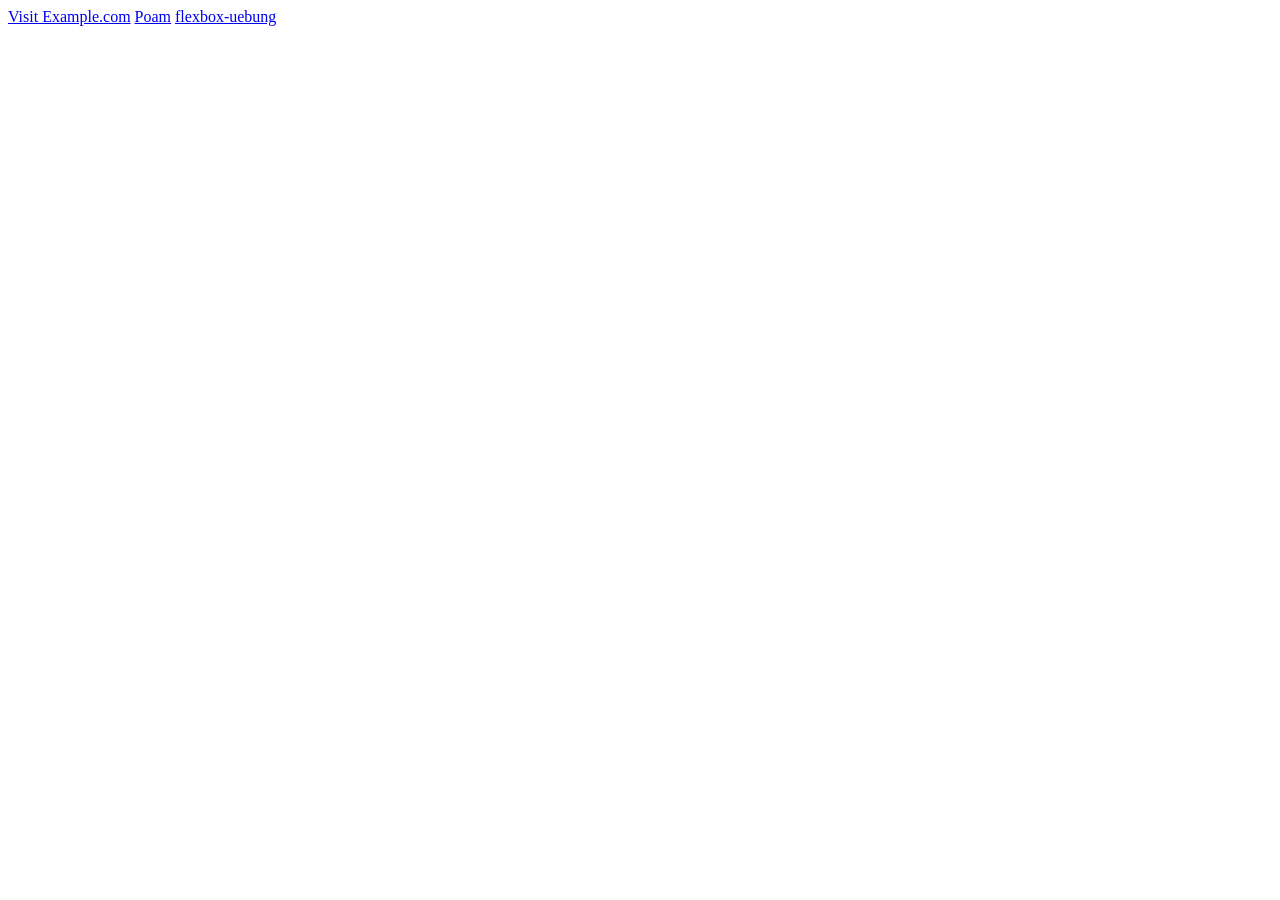
<file: index.html>
<!DOCTYPE html>
<html lang="en">
<head>
    <meta charset="UTF-8">
    <meta name="viewport" content="width=device-width, initial-scale=1.0">
    <title>Document</title>
</head>
<body>
    <a href="wort-jp/wort.html">Visit Example.com</a>
    <a href="poam/index.html">Poam</a>
    <a href="25-09-26/flexbox-uebung/index.html">flexbox-uebung</a>
</body>
</html>
</file>
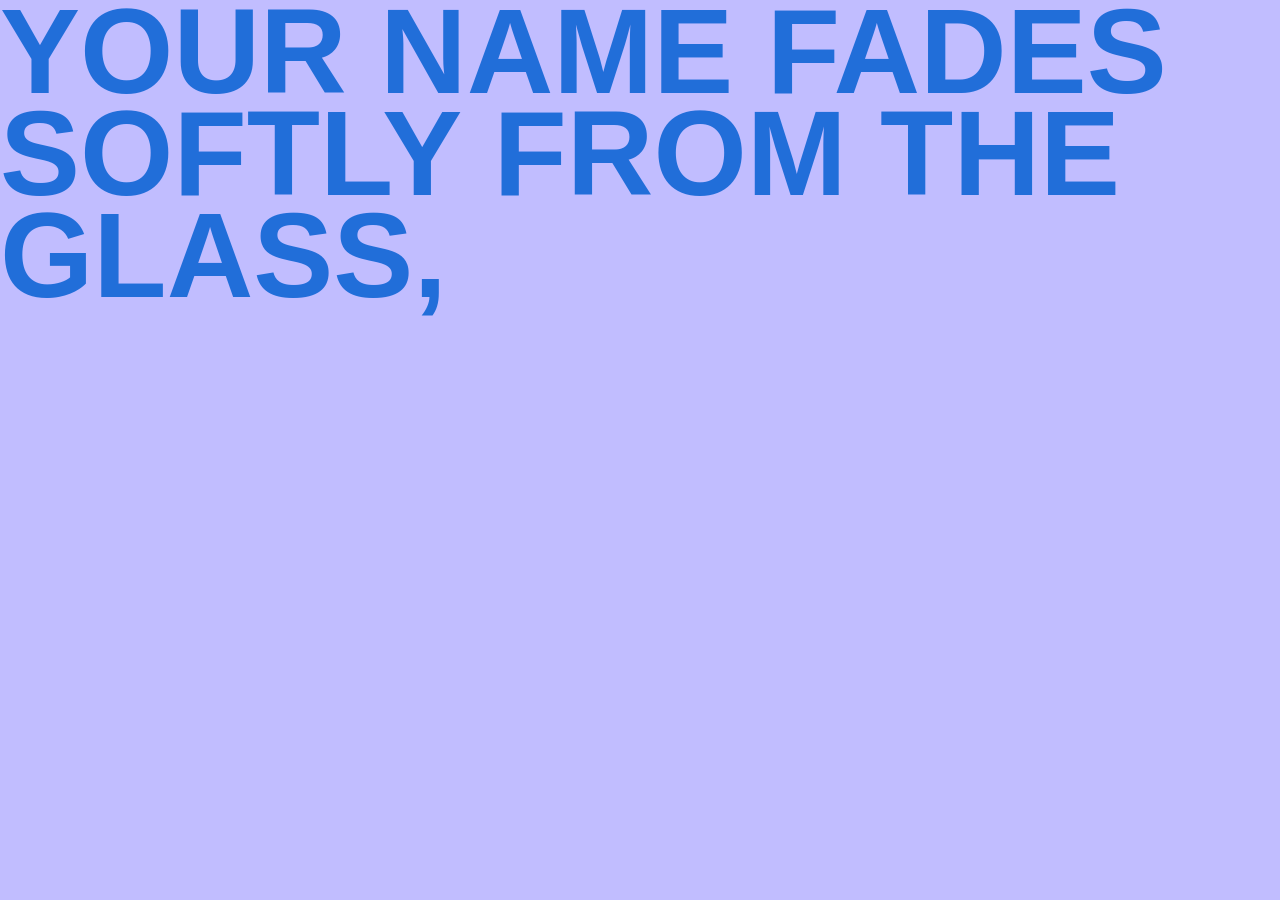
<file: poam/index.html>
<!DOCTYPE html>
<html lang="en">
<head>
    <meta charset="UTF-8">
    <meta name="viewport" content="width=device-width, initial-scale=1.0">
    <title>Document</title>
    <link rel="stylesheet" href="style.css">
</head>
<body>
     
    <section>
        <div class="Your">
            Your name fades softly from the glass,
        </div>
        <div class="Like">
            Like shadows watching summers pass.
        </div>
    </section>
</body>
</html>
</file>
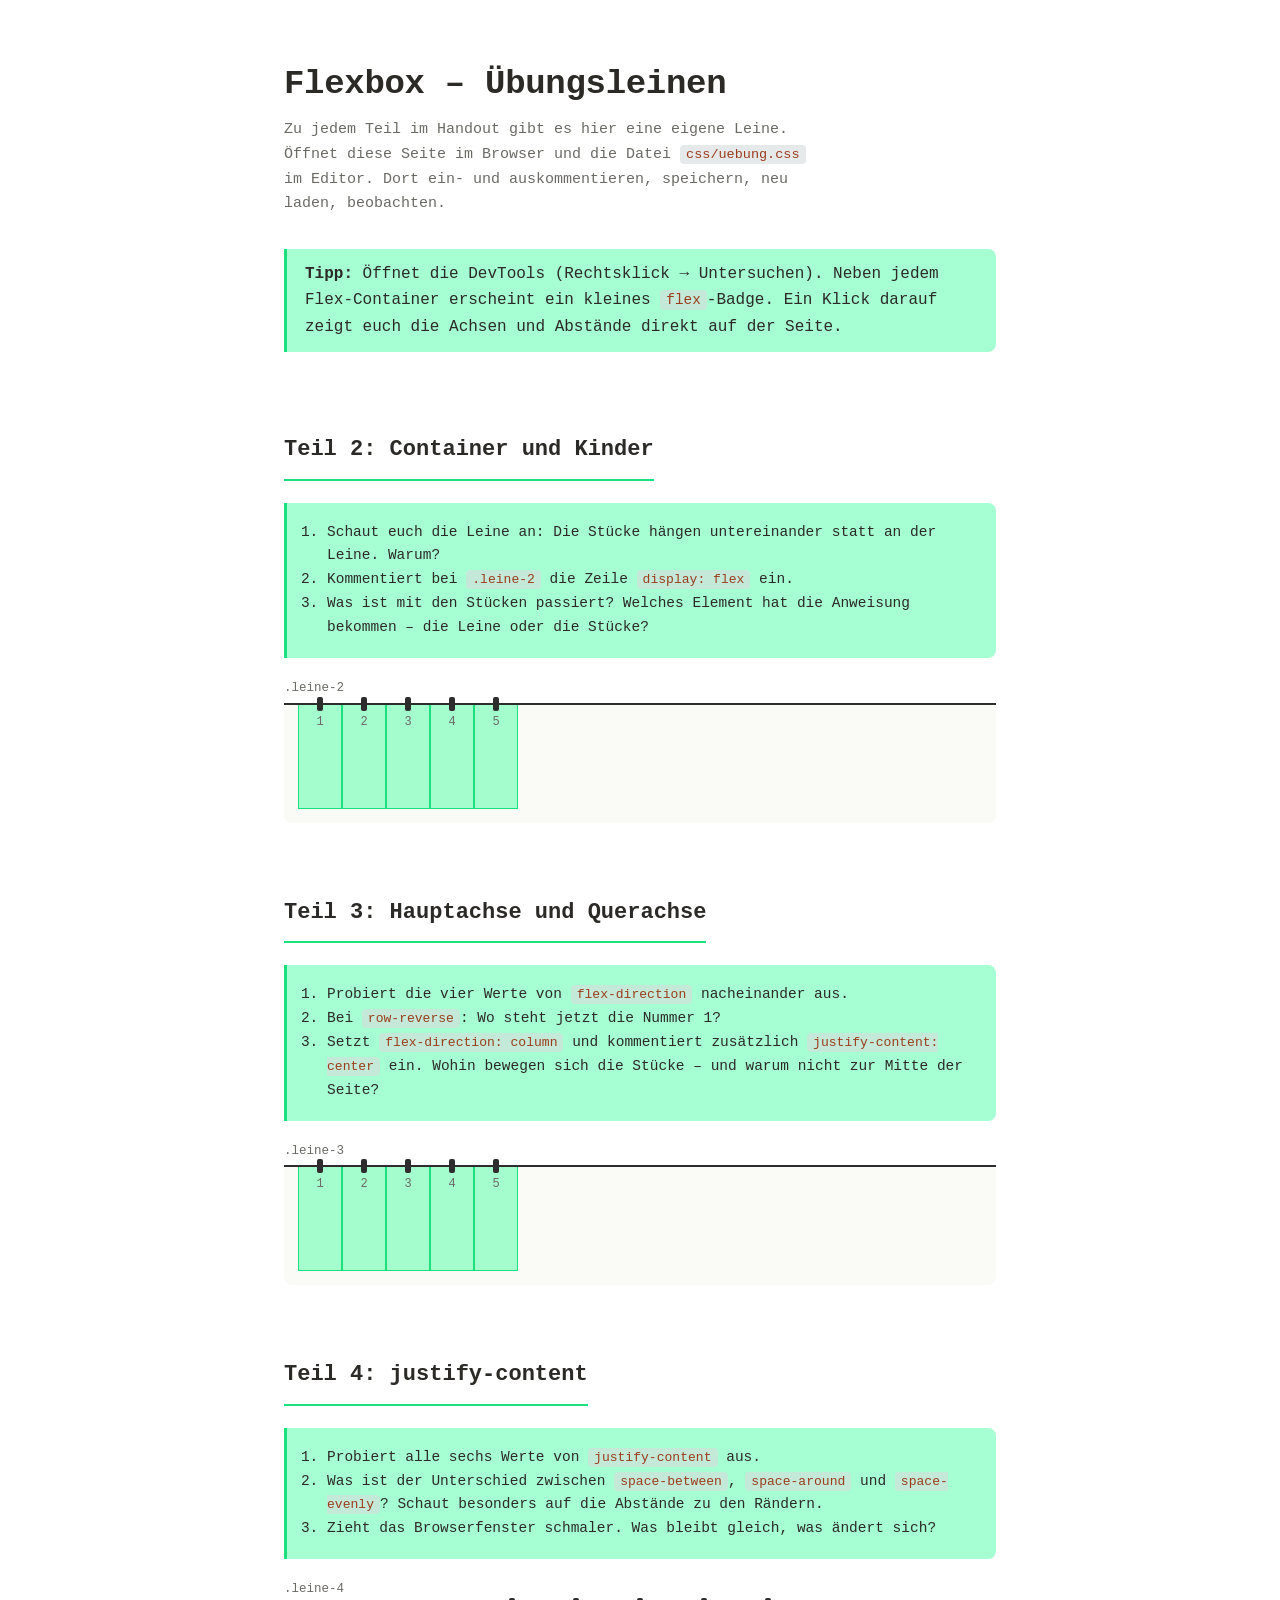
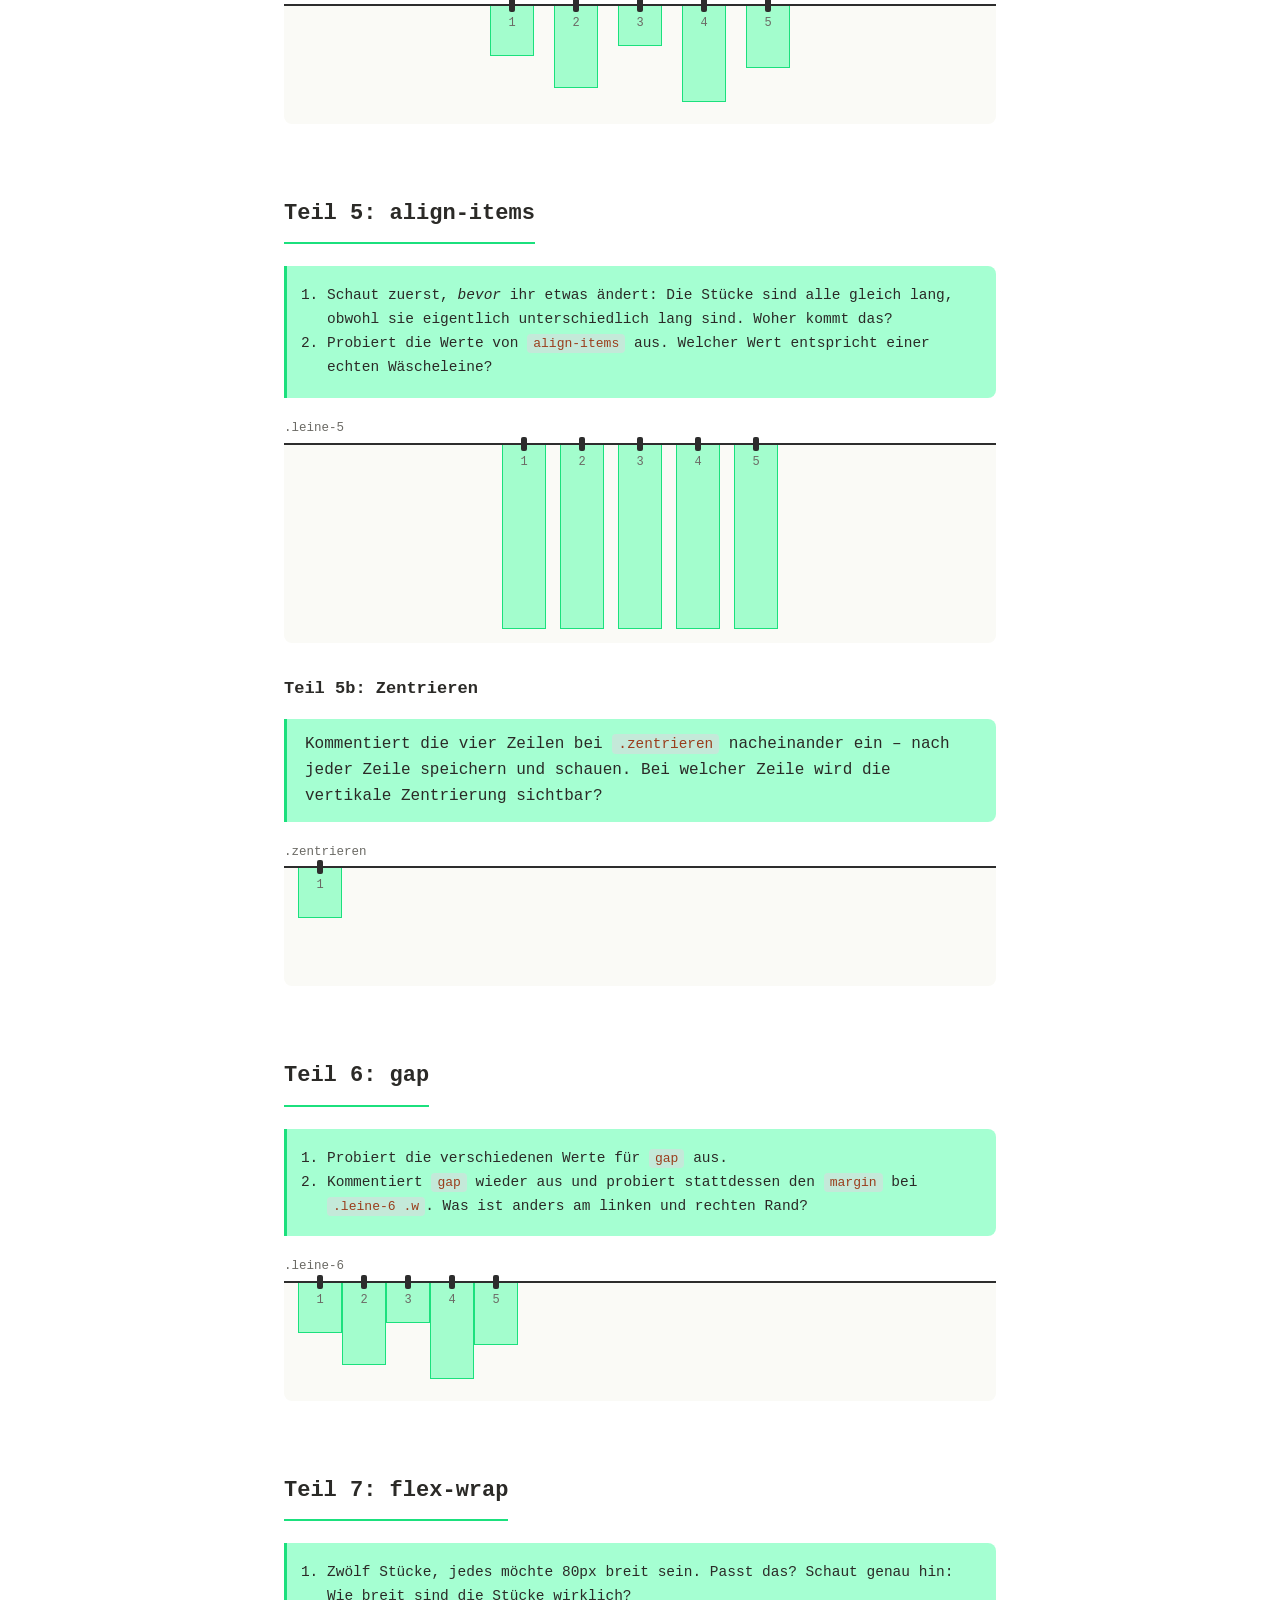
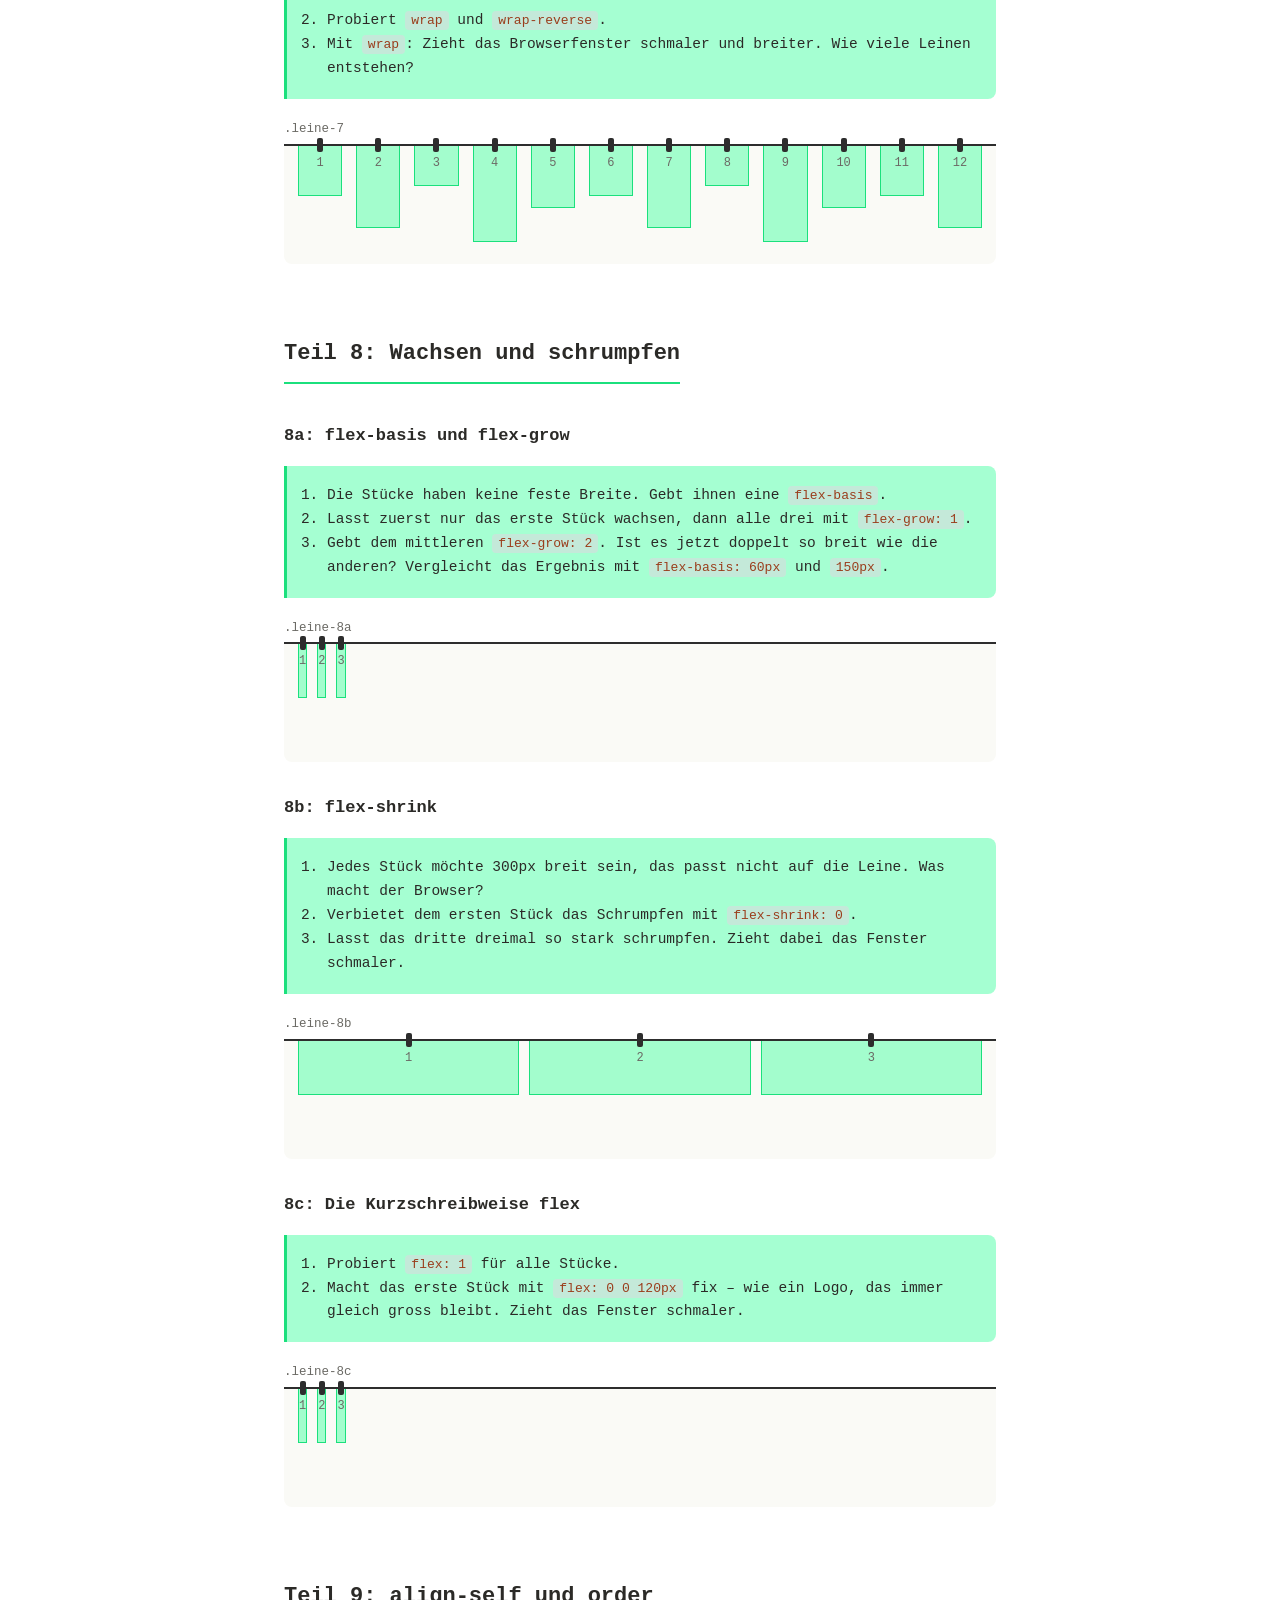
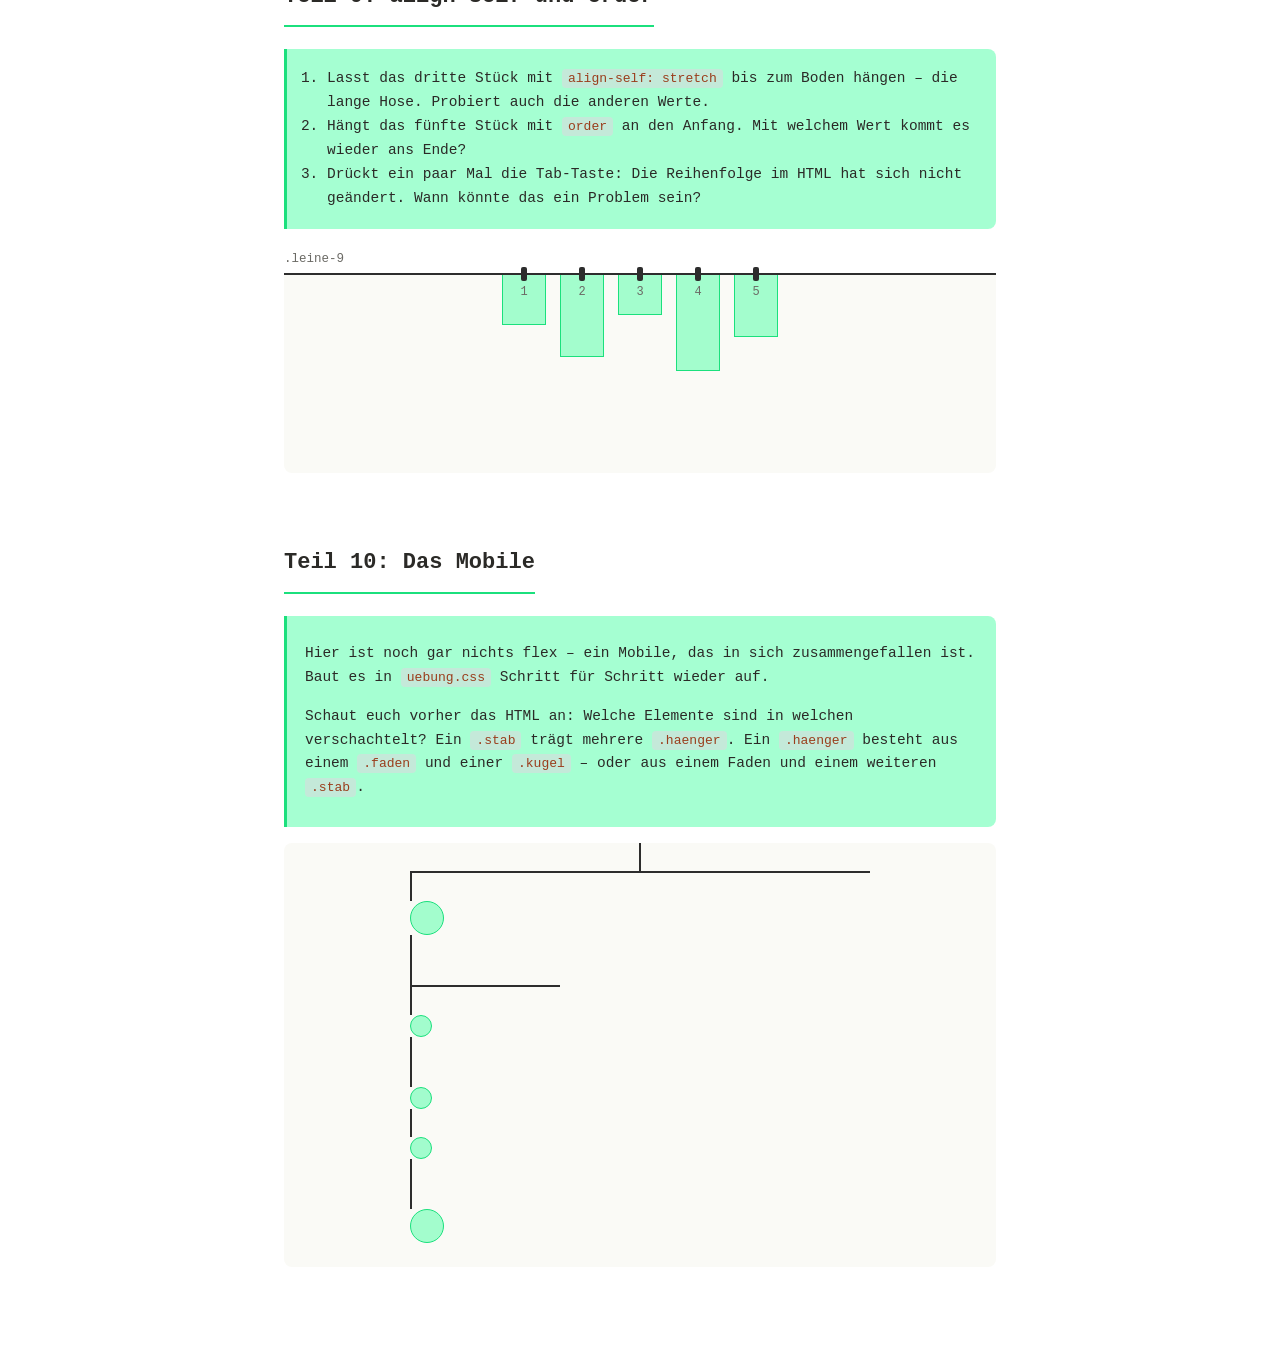
<file: 25-09-26/flexbox-uebung/index.html>
<!DOCTYPE html>
<html lang="de">

<head>
  <meta charset="UTF-8">
  <meta name="viewport" content="width=device-width, initial-scale=1.0">
  <title>Flexbox – Übungsleinen</title>

  <!-- Das Aussehen der Seite. Nicht bearbeiten. -->
  <link rel="stylesheet" href="css/basis.css">
  <!-- Hier probiert ihr aus. -->
  <link rel="stylesheet" href="css/uebung.css">
</head>

<body>
  <main>

    <h1>Flexbox – Übungsleinen</h1>
    <p class="subtitle">Zu jedem Teil im Handout gibt es hier eine eigene Leine. Öffnet diese Seite im Browser
      und die Datei <code>css/uebung.css</code> im Editor. Dort ein- und auskommentieren, speichern, neu laden,
      beobachten.</p>

    <div class="aufgabe">
      <strong>Tipp:</strong> Öffnet die DevTools (Rechtsklick → Untersuchen). Neben jedem Flex-Container
      erscheint ein kleines <code>flex</code>-Badge. Ein Klick darauf zeigt euch die Achsen und Abstände direkt
      auf der Seite.
    </div>


    <!-- ======================================================= -->
    <h2>Teil 2: Container und Kinder</h2>

    <div class="aufgabe">
      <ol>
        <li>Schaut euch die Leine an: Die Stücke hängen untereinander statt an der Leine. Warum?</li>
        <li>Kommentiert bei <code>.leine-2</code> die Zeile <code>display: flex</code> ein.</li>
        <li>Was ist mit den Stücken passiert? Welches Element hat die Anweisung bekommen – die Leine oder die
          Stücke?</li>
      </ol>
    </div>

    <p class="selektor">.leine-2</p>
    <div class="leine leine-2">
      <div class="w">1</div>
      <div class="w">2</div>
      <div class="w">3</div>
      <div class="w">4</div>
      <div class="w">5</div>
    </div>


    <!-- ======================================================= -->
    <h2>Teil 3: Hauptachse und Querachse</h2>

    <div class="aufgabe">
      <ol>
        <li>Probiert die vier Werte von <code>flex-direction</code> nacheinander aus.</li>
        <li>Bei <code>row-reverse</code>: Wo steht jetzt die Nummer 1?</li>
        <li>Setzt <code>flex-direction: column</code> und kommentiert zusätzlich
          <code>justify-content: center</code> ein. Wohin bewegen sich die Stücke – und warum nicht zur
          Mitte der Seite?</li>
      </ol>
    </div>

    <p class="selektor">.leine-3</p>
    <div class="leine leine-3">
      <div class="w">1</div>
      <div class="w">2</div>
      <div class="w">3</div>
      <div class="w">4</div>
      <div class="w">5</div>
    </div>


    <!-- ======================================================= -->
    <h2>Teil 4: justify-content</h2>

    <div class="aufgabe">
      <ol>
        <li>Probiert alle sechs Werte von <code>justify-content</code> aus.</li>
        <li>Was ist der Unterschied zwischen <code>space-between</code>, <code>space-around</code> und
          <code>space-evenly</code>? Schaut besonders auf die Abstände zu den Rändern.</li>
        <li>Zieht das Browserfenster schmaler. Was bleibt gleich, was ändert sich?</li>
      </ol>
    </div>

    <p class="selektor">.leine-4</p>
    <div class="leine leine-4">
      <div class="w">1</div>
      <div class="w">2</div>
      <div class="w">3</div>
      <div class="w">4</div>
      <div class="w">5</div>
    </div>


    <!-- ======================================================= -->
    <h2>Teil 5: align-items</h2>

    <div class="aufgabe">
      <ol>
        <li>Schaut zuerst, <em>bevor</em> ihr etwas ändert: Die Stücke sind alle gleich lang, obwohl sie
          eigentlich unterschiedlich lang sind. Woher kommt das?</li>
        <li>Probiert die Werte von <code>align-items</code> aus. Welcher Wert entspricht einer echten
          Wäscheleine?</li>
      </ol>
    </div>

    <p class="selektor">.leine-5</p>
    <div class="leine leine-5">
      <div class="w">1</div>
      <div class="w">2</div>
      <div class="w">3</div>
      <div class="w">4</div>
      <div class="w">5</div>
    </div>

    <h3>Teil 5b: Zentrieren</h3>

    <div class="aufgabe">
      Kommentiert die vier Zeilen bei <code>.zentrieren</code> nacheinander ein – nach jeder Zeile speichern
      und schauen. Bei welcher Zeile wird die vertikale Zentrierung sichtbar?
    </div>

    <p class="selektor">.zentrieren</p>
    <div class="leine zentrieren">
      <div class="w">1</div>
    </div>


    <!-- ======================================================= -->
    <h2>Teil 6: gap</h2>

    <div class="aufgabe">
      <ol>
        <li>Probiert die verschiedenen Werte für <code>gap</code> aus.</li>
        <li>Kommentiert <code>gap</code> wieder aus und probiert stattdessen den <code>margin</code> bei
          <code>.leine-6 .w</code>. Was ist anders am linken und rechten Rand?</li>
      </ol>
    </div>

    <p class="selektor">.leine-6</p>
    <div class="leine leine-6">
      <div class="w">1</div>
      <div class="w">2</div>
      <div class="w">3</div>
      <div class="w">4</div>
      <div class="w">5</div>
    </div>


    <!-- ======================================================= -->
    <h2>Teil 7: flex-wrap</h2>

    <div class="aufgabe">
      <ol>
        <li>Zwölf Stücke, jedes möchte 80px breit sein. Passt das? Schaut genau hin: Wie breit sind die
          Stücke wirklich?</li>
        <li>Probiert <code>wrap</code> und <code>wrap-reverse</code>.</li>
        <li>Mit <code>wrap</code>: Zieht das Browserfenster schmaler und breiter. Wie viele Leinen entstehen?
        </li>
      </ol>
    </div>

    <p class="selektor">.leine-7</p>
    <div class="leine leine-7">
      <div class="w">1</div>
      <div class="w">2</div>
      <div class="w">3</div>
      <div class="w">4</div>
      <div class="w">5</div>
      <div class="w">6</div>
      <div class="w">7</div>
      <div class="w">8</div>
      <div class="w">9</div>
      <div class="w">10</div>
      <div class="w">11</div>
      <div class="w">12</div>
    </div>


    <!-- ======================================================= -->
    <h2>Teil 8: Wachsen und schrumpfen</h2>

    <h3>8a: flex-basis und flex-grow</h3>

    <div class="aufgabe">
      <ol>
        <li>Die Stücke haben keine feste Breite. Gebt ihnen eine <code>flex-basis</code>.</li>
        <li>Lasst zuerst nur das erste Stück wachsen, dann alle drei mit <code>flex-grow: 1</code>.</li>
        <li>Gebt dem mittleren <code>flex-grow: 2</code>. Ist es jetzt doppelt so breit wie die anderen?
          Vergleicht das Ergebnis mit <code>flex-basis: 60px</code> und <code>150px</code>.</li>
      </ol>
    </div>

    <p class="selektor">.leine-8a</p>
    <div class="leine leine-8a">
      <div class="w">1</div>
      <div class="w">2</div>
      <div class="w">3</div>
    </div>

    <h3>8b: flex-shrink</h3>

    <div class="aufgabe">
      <ol>
        <li>Jedes Stück möchte 300px breit sein, das passt nicht auf die Leine. Was macht der Browser?</li>
        <li>Verbietet dem ersten Stück das Schrumpfen mit <code>flex-shrink: 0</code>.</li>
        <li>Lasst das dritte dreimal so stark schrumpfen. Zieht dabei das Fenster schmaler.</li>
      </ol>
    </div>

    <p class="selektor">.leine-8b</p>
    <div class="leine leine-8b">
      <div class="w">1</div>
      <div class="w">2</div>
      <div class="w">3</div>
    </div>

    <h3>8c: Die Kurzschreibweise flex</h3>

    <div class="aufgabe">
      <ol>
        <li>Probiert <code>flex: 1</code> für alle Stücke.</li>
        <li>Macht das erste Stück mit <code>flex: 0 0 120px</code> fix – wie ein Logo, das immer gleich gross
          bleibt. Zieht das Fenster schmaler.</li>
      </ol>
    </div>

    <p class="selektor">.leine-8c</p>
    <div class="leine leine-8c">
      <div class="w">1</div>
      <div class="w">2</div>
      <div class="w">3</div>
    </div>


    <!-- ======================================================= -->
    <h2>Teil 9: align-self und order</h2>

    <div class="aufgabe">
      <ol>
        <li>Lasst das dritte Stück mit <code>align-self: stretch</code> bis zum Boden hängen – die lange
          Hose. Probiert auch die anderen Werte.</li>
        <li>Hängt das fünfte Stück mit <code>order</code> an den Anfang. Mit welchem Wert kommt es wieder ans
          Ende?</li>
        <li>Drückt ein paar Mal die Tab-Taste: Die Reihenfolge im HTML hat sich nicht geändert. Wann könnte
          das ein Problem sein?</li>
      </ol>
    </div>

    <p class="selektor">.leine-9</p>
    <div class="leine leine-9">
      <div class="w">1</div>
      <div class="w">2</div>
      <div class="w">3</div>
      <div class="w">4</div>
      <div class="w">5</div>
    </div>


    <!-- ======================================================= -->
    <h2>Teil 10: Das Mobile</h2>

    <div class="aufgabe">
      <p>Hier ist noch gar nichts flex – ein Mobile, das in sich zusammengefallen ist. Baut es in
        <code>uebung.css</code> Schritt für Schritt wieder auf.</p>
      <p>Schaut euch vorher das HTML an: Welche Elemente sind in welchen verschachtelt? Ein
        <code>.stab</code> trägt mehrere <code>.haenger</code>. Ein <code>.haenger</code> besteht aus einem
        <code>.faden</code> und einer <code>.kugel</code> – oder aus einem Faden und einem weiteren
        <code>.stab</code>.</p>
    </div>

    <div class="mobile">
      <div class="aufhaengung"></div>

      <div class="stab gross">

        <div class="haenger">
          <div class="faden"></div>
          <div class="kugel"></div>
        </div>

        <div class="haenger">
          <div class="faden lang"></div>

          <div class="stab klein">
            <div class="haenger">
              <div class="faden"></div>
              <div class="kugel klein"></div>
            </div>
            <div class="haenger">
              <div class="faden lang"></div>
              <div class="kugel klein"></div>
            </div>
            <div class="haenger">
              <div class="faden"></div>
              <div class="kugel klein"></div>
            </div>
          </div>
        </div>

        <div class="haenger">
          <div class="faden lang"></div>
          <div class="kugel"></div>
        </div>

      </div>
    </div>

  </main>
</body>

</html>
</file>
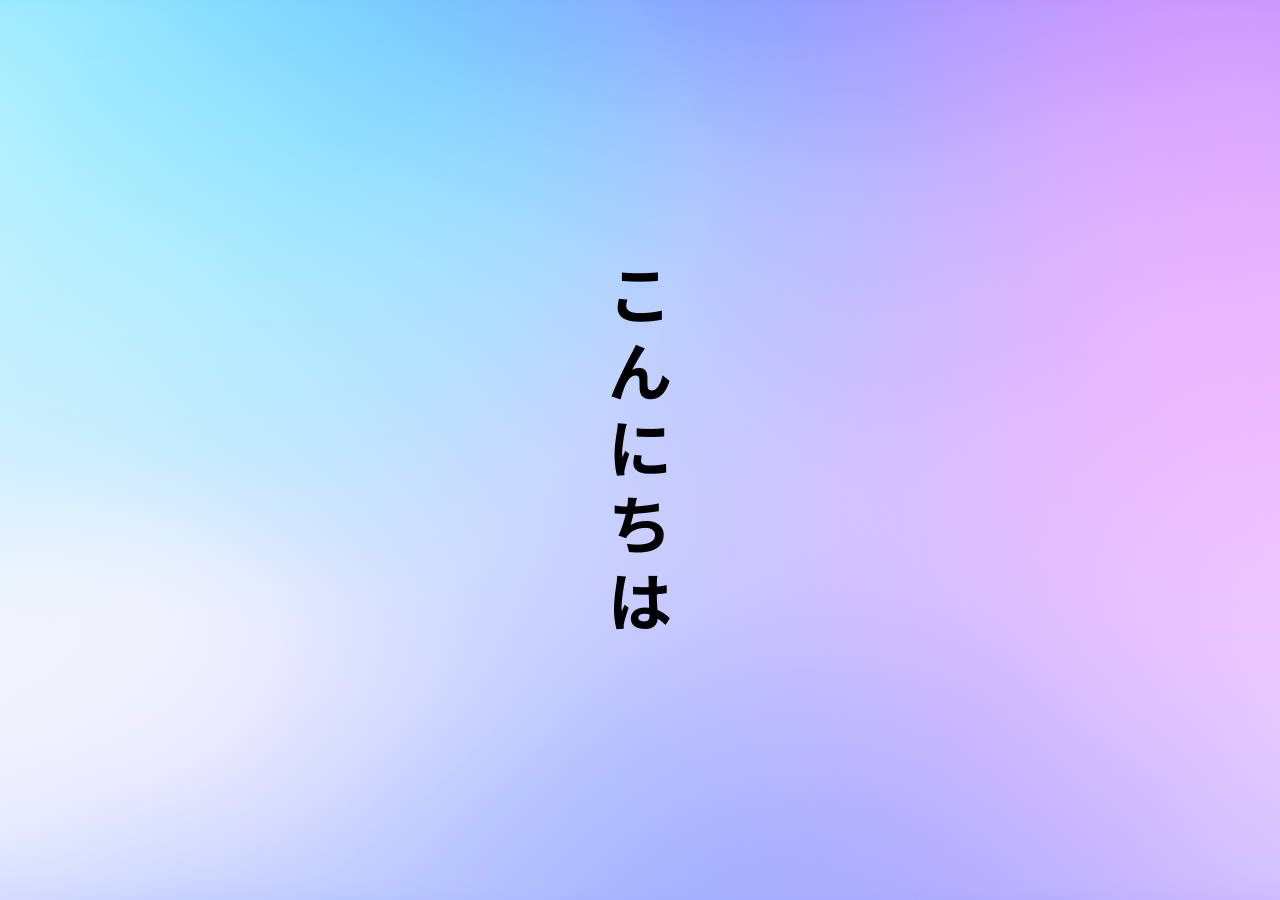
<file: wort jp/wort.html>
<!DOCTYPE html>
<html lang="ja">
<head>
    <meta charset="UTF-8">
    <meta name="viewport" content="width=device-width, initial-scale=1.0">
    <title>こんにちは</title>
    <link rel="stylesheet" href="wort.css">
</head>

<body>
        <h1>
            <div>こ</div>
            <div>ん</div>
            <div>に</div>
            <div>ち</div>
            <div>は</div>
        </h1>
</body>
</html>
</file>
<file: poam/style.css>
@import url('https://fonts.googleapis.com/css2?family=Open+Sans:ital,wght@0,300..800;1,300..800&family=Xmind:ital,wght@0,100..900;1,100..900&display=swap');


body {
  background-color:  #c1bdff;
   font-family: "Xmind", sans-serif;
  color: #216ed9;
  margin: 0;
  padding: 0;
  font-size: 120px;
  font-weight: 900;
  text-transform: uppercase;
  line-height: 0.85;
}


.Your {
    animation-name: YourAnimationName;
    animation-timing-function: ease-in-out;
    animation-duration: 10s;
    animation-iteration-count: infinite;
    align-items: center

}

.Like {
    animation-name: LikeAnimationName;
    animation-timing-function: ease-in-out;
    animation-duration: 10s;
    animation-iteration-count: infinite;
    align-items: center;
    animation-delay: 5s;
    animation-fill-mode: both;

}



@keyframes YourAnimationName {
  0% {
    transform: translate(-300vh, 10vh);
    color: #216ed9;
  }

  40% {
    transform: translate(5vh, 10vh);

  }

    60% {
    transform: translate(5vh, 10vh);
    color:black
  }

      100% {
    transform: translate(300vh, 10vh);

  }

}


@keyframes LikeAnimationName {
  0% {
    transform: translate(-300vh, 20vh);
    color: #216ed9;
  }

  40% {
    transform: translate(5vh, 20vh);

  }

    60% {
    transform: translate(5vh, 20vh);
    color:black
  }

      100% {
    transform: translate(200vh, 20vh);

  }

}


@keyframes backgroundAnimation {
  0% {
    color: #7cabed;
  }


      100% {
    color: #a857db;
  }

}
</file>
<file: 25-09-26/flexbox-uebung/css/basis.css>
/* ============================================================
   basis.css
   Hier ist nur das Aussehen der Seite definiert.
   Diese Datei müsst ihr NICHT bearbeiten.
   Alles zum Ausprobieren steht in uebung.css.
   ============================================================ */

:root {
  --text: #2b2a27;
  --text-dim: #6b6a65;
  --accent: #1be07d;
  --accent-soft: rgba(215, 220, 221, 0.618);
  --border: rgba(215, 220, 221, 0.618);
  --green-soft: rgba(56, 255, 156, 0.45);
  --ink: #2d2d2d;
  --paper: #fafaf6;
}

* {
  box-sizing: border-box;
}

body {
  margin: 0;
  background: #ffffff;
  color: var(--text);
  font-family: "IBM Plex Mono", "Fira Code", "Source Code Pro", Menlo, Consolas, monospace;
  line-height: 1.65;
}

main {
  max-width: 760px;
  margin: 0 auto;
  padding: 56px 24px 90px;
}

h1 {
  font-size: 34px;
  margin: 0 0 6px;
  letter-spacing: -0.3px;
}

.subtitle {
  color: var(--text-dim);
  font-size: 15px;
  margin: 0 0 32px;
  max-width: 60ch;
}

h2 {
  font-size: 22px;
  margin: 64px 0 6px;
  padding-bottom: 10px;
  border-bottom: 2px solid var(--accent);
  display: inline-block;
}

h3 {
  font-size: 17px;
  margin: 32px 0 8px;
}

p,
li {
  font-size: 14.5px;
}

code {
  font-family: 'JetBrains Mono', 'Fira Code', Consolas, monospace;
  font-size: 0.9em;
  background: var(--accent-soft);
  color: #9a3d1c;
  padding: 2px 6px;
  border-radius: 4px;
}

.aufgabe {
  background: var(--green-soft);
  border-left: 3px solid var(--accent);
  padding: 12px 18px;
  border-radius: 0 8px 8px 0;
  margin: 16px 0;
}

.aufgabe ol,
.aufgabe ul {
  margin: 6px 0;
  padding-left: 22px;
}

.selektor {
  font-size: 12.5px;
  color: var(--text-dim);
  margin: 20px 0 4px;
}

/* ------------------------------------------------------------
   Die Leine (Container)
   Achtung: Hier steht bewusst KEIN display: flex.
------------------------------------------------------------ */

.leine {
  background: var(--paper);
  border-top: 2px solid var(--ink);
  border-radius: 0 0 8px 8px;
  padding: 0 14px 14px;
  min-height: 120px;
  margin-bottom: 8px;
}

/* ------------------------------------------------------------
   Die Wäschestücke (Kinder)
   min-height statt height: So bleiben die Stücke unterschiedlich
   lang, können aber trotzdem von align-items: stretch
   gedehnt werden.
------------------------------------------------------------ */

.w {
  position: relative;
  width: 44px;
  background: var(--green-soft);
  border: 1px solid var(--accent);
  border-top: none;
  font-size: 12px;
  color: var(--text-dim);
  text-align: center;
  padding-top: 8px;
}

/* die Klammer */
.w::before {
  content: "";
  position: absolute;
  top: -8px;
  left: 50%;
  width: 6px;
  height: 14px;
  margin-left: -3px;
  background: var(--ink);
  border-radius: 2px;
}

.w:nth-child(5n+1) { min-height: 50px; }
.w:nth-child(5n+2) { min-height: 82px; }
.w:nth-child(5n+3) { min-height: 40px; }
.w:nth-child(5n+4) { min-height: 96px; }
.w:nth-child(5n+5) { min-height: 62px; }

/* Container, die Höhe brauchen, damit man die Querachse sieht */
.leine-5,
.leine-9 {
  height: 200px;
}

/* Teil 7: breitere Stücke, damit die Leine zu kurz wird */
.leine-7 .w {
  width: 80px;
}

/* Teil 8: Stücke ohne feste Breite, Breite kommt von flex-basis */
.leine-8a .w,
.leine-8b .w,
.leine-8c .w {
  width: auto;
  min-height: 54px;
}

/* ------------------------------------------------------------
   Teil 10: Das Mobile
------------------------------------------------------------ */

.mobile {
  background: var(--paper);
  border-radius: 8px;
  padding: 0 20px 24px;
}

.aufhaengung {
  width: 2px;
  height: 28px;
  background: var(--ink);
  margin: 0 auto;
}

.stab {
  border-top: 2px solid var(--ink);
}

.stab.gross {
  width: min(100%, 460px);
  margin: 0 auto;
}

.stab.klein {
  width: 150px;
}

.faden {
  width: 2px;
  height: 28px;
  background: var(--ink);
}

.faden.lang {
  height: 50px;
}

.kugel {
  width: 34px;
  height: 34px;
  border-radius: 50%;
  background: var(--green-soft);
  border: 1px solid var(--accent);
}

.kugel.klein {
  width: 22px;
  height: 22px;
}
</file>
<file: 25-09-26/flexbox-uebung/css/uebung.css>
/* ============================================================
   uebung.css – hier probiert ihr aus!

   So funktioniert's:
   - Jede Zeile, die mit (/)* beginnt und mit *(/) endet, ist
     auskommentiert und hat keine Wirkung.
   - Einkommentieren: (/)* und *(/) entfernen.
     Oder schneller: Zeile markieren und Cmd + (/) (Mac)
     bzw. Strg + (/) (Windows) drücken.
   - Speichern, Browser neu laden, schauen, was passiert.
   - Bei Varianten (z. B. verschiedene Werte für
     justify-content) immer nur EINE Zeile aktiv lassen.
   ============================================================ */


/* ------------------------------------------------------------
   TEIL 2: Container und Kinder
   Die Stücke hängen noch untereinander (Document Flow).
------------------------------------------------------------ */

.leine-2 {
  /* display: flex; */
  display: flex;
}


/* ------------------------------------------------------------
   TEIL 3: Hauptachse und Querachse
------------------------------------------------------------ */

.leine-3 {
  display: flex;
  flex-direction: row;

  /* flex-direction: row; */
  /* flex-direction: row-reverse; */
  /* flex-direction: column; */
  /* flex-direction: column-reverse; */

  /* Und jetzt: Was macht justify-content bei column? */
  /* justify-content: center; */
}


/* ------------------------------------------------------------
   TEIL 4: justify-content – verteilen entlang der Leine
------------------------------------------------------------ */

.leine-4 {
  display: flex;
  align-items: flex-start;
  justify-content: center;
  gap: 20px;

  /* justify-content: flex-start; */
  /* justify-content: center; */
  /* justify-content: flex-end; */
  /* justify-content: space-between; */
  /* justify-content: space-around; */
  /* justify-content: space-evenly; */
}


/* ------------------------------------------------------------
   TEIL 5: align-items – ausrichten quer zur Leine
   Achtung: Schaut zuerst, wie es ganz ohne align-items
   aussieht. Was ist da passiert?
------------------------------------------------------------ */

.leine-5 {
  display: flex;
  justify-content: center;
  gap: 14px;
  align-items: stretch;
  

  /* align-items: stretch; */
  /* align-items: flex-start; */
  /* align-items: center; */
  /* align-items: flex-end; */
}


/* ------------------------------------------------------------
   TEIL 5b: Zentrieren
   Schritt für Schritt einkommentieren – hier alle Zeilen
   zusammen, nicht nur eine!
------------------------------------------------------------ */

.zentrieren {
  /* display: flex; */
  /* justify-content: center; */
  /* align-items: center; */
  /* height: 250px; */
}


/* ------------------------------------------------------------
   TEIL 6: gap – Abstand zwischen den Klammern
------------------------------------------------------------ */

.leine-6 {
  display: flex;
  align-items: flex-start;

  /* gap: 0.5rem; */
  /* gap: 2rem; */
  /* gap: 4rem; */
}

/* Vergleich: Abstand mit margin statt gap.
   Was ist anders? Schaut euch die Ränder an. */
.leine-6 .w {
  /* margin: 0 1rem; */
}


/* ------------------------------------------------------------
   TEIL 7: flex-wrap – die zweite Leine
   Zwölf breite Stücke auf einer zu kurzen Leine.
------------------------------------------------------------ */

.leine-7 {
  display: flex;
  align-items: flex-start;
  gap: 14px;

  /* flex-wrap: nowrap; */
  /* flex-wrap: wrap; */
  /* flex-wrap: wrap-reverse; */

  /* Mit wrap: Abstand zwischen den Leinen vergrössern */
  /* row-gap: 3rem; */
}


/* ------------------------------------------------------------
   TEIL 8a: flex-basis und flex-grow
   Die Stücke haben keine Breite mehr (width: auto).
   Zuerst flex-basis für alle, dann flex-grow einzeln.
------------------------------------------------------------ */

.leine-8a {
  display: flex;
  align-items: flex-start;
  gap: 10px;
}

.leine-8a .w {
  /* flex-basis: 60px; */
  /* flex-basis: 150px; */
}

.leine-8a .w:nth-child(1) {
  /* flex-grow: 1; */
}

.leine-8a .w:nth-child(2) {
  /* flex-grow: 1; */
  /* flex-grow: 2; */
}

.leine-8a .w:nth-child(3) {
  /* flex-grow: 1; */
}


/* ------------------------------------------------------------
   TEIL 8b: flex-shrink
   Jedes Stück möchte 300px breit sein – das passt nicht.
   Zieht das Browserfenster schmaler und breiter.
------------------------------------------------------------ */

.leine-8b {
  display: flex;
  align-items: flex-start;
  gap: 10px;
}

.leine-8b .w {
  flex-basis: 300px;
}

.leine-8b .w:nth-child(1) {
  /* flex-shrink: 0; */
}

.leine-8b .w:nth-child(3) {
  /* flex-shrink: 3; */
}


/* ------------------------------------------------------------
   TEIL 8c: Kurzschreibweise flex
   Gleiche Leine wie 8a, jetzt mit flex: grow shrink basis
------------------------------------------------------------ */

.leine-8c {
  display: flex;
  align-items: flex-start;
  gap: 10px;
}

.leine-8c .w {
  /* flex: 1; */
  /* flex: 1 1 100px; */
}

.leine-8c .w:nth-child(1) {
  /* flex: 0 0 120px; */
}


/* ------------------------------------------------------------
   TEIL 9: align-self und order
------------------------------------------------------------ */

.leine-9 {
  display: flex;
  justify-content: center;
  align-items: flex-start;
  gap: 14px;
}

/* die lange Hose */
.leine-9 .w:nth-child(3) {
  /* align-self: stretch; */
  /* align-self: center; */
  /* align-self: flex-end; */
}

/* umhängen */
.leine-9 .w:nth-child(5) {
  /* order: -1; */
  /* order: 1; */
}


/* ------------------------------------------------------------
   TEIL 10: Das Mobile – verschachtelte Flexboxen
   Hier ist noch GAR NICHTS flex.
   Arbeitet euch Schritt für Schritt vor.
------------------------------------------------------------ */

/* Schritt 1: Die Stäbe ordnen ihre Hänger nebeneinander an */
.stab {
  /* display: flex; */
}

/* Schritt 2: Die Hänger an die Enden des Stabs verteilen */
.stab {
  /* justify-content: space-between; */
}

/* Schritt 3: Wird etwas gedehnt, das nicht soll? */
.stab {
  /* align-items: flex-start; */
}

/* Schritt 4: Jeder Hänger ist selbst eine Flexbox –
   Faden oben, Kugel unten, alles mittig */
.haenger {
  /* display: flex; */
  /* flex-direction: column; */
  /* align-items: center; */
}

/* Schritt 5 (für Schnelle): Bringt das Mobile aus dem
   Gleichgewicht oder in ein neues. Probiert beim kleinen
   Stab andere Werte für justify-content, oder hängt im HTML
   eine weitere Kugel dazu. */
.stab.klein {
  /* justify-content: space-evenly; */
}
</file>
<file: wort jp/wort.css>
@import url('https://fonts.googleapis.com/css2?family=Inter+Tight:wght@700&family=Noto+Sans+JP:wght@700&display=swap');


section {
  min-height: 100vh;
  display: flex;
  justify-content: center;
  align-items: center;
}

body {
  margin: 0;
  min-height: 100vh;
  display: flex;
  justify-content: center;
  align-items: center;
  background: #92aaf3 url('vivid-blurred-colorful-background.jpg') center / cover no-repeat fixed;
}


h1 {
  font-family: 'Inter Tight', 'Noto Sans JP', 'Helvetica Neue', Helvetica, Arial, sans-serif;
  font-weight: 700;
  font-size: 4rem;
  line-height: 1.2;
  margin: 0;
  display: flex;
  flex-direction: column;
  align-items: center;
}




.div {
  display: flex;
  transition: all 0.4s ease;
  color: #61008b;
  margin: 3px 14px;
}


/* Hover über das Wort */
h1:hover .div {
  transform: translateY(-15px);
  color: #0015ff;
  transition: all 0.6s ease-in-out;
  position: center;
}


/* Hover über einen Buchstaben */
h1 div:hover {
  transform: scale(1.7) rotate(-10deg) ;
  color: #ffffff;
  transition: all 0.6s ease-in-out;
  position: center;
}
</file>
